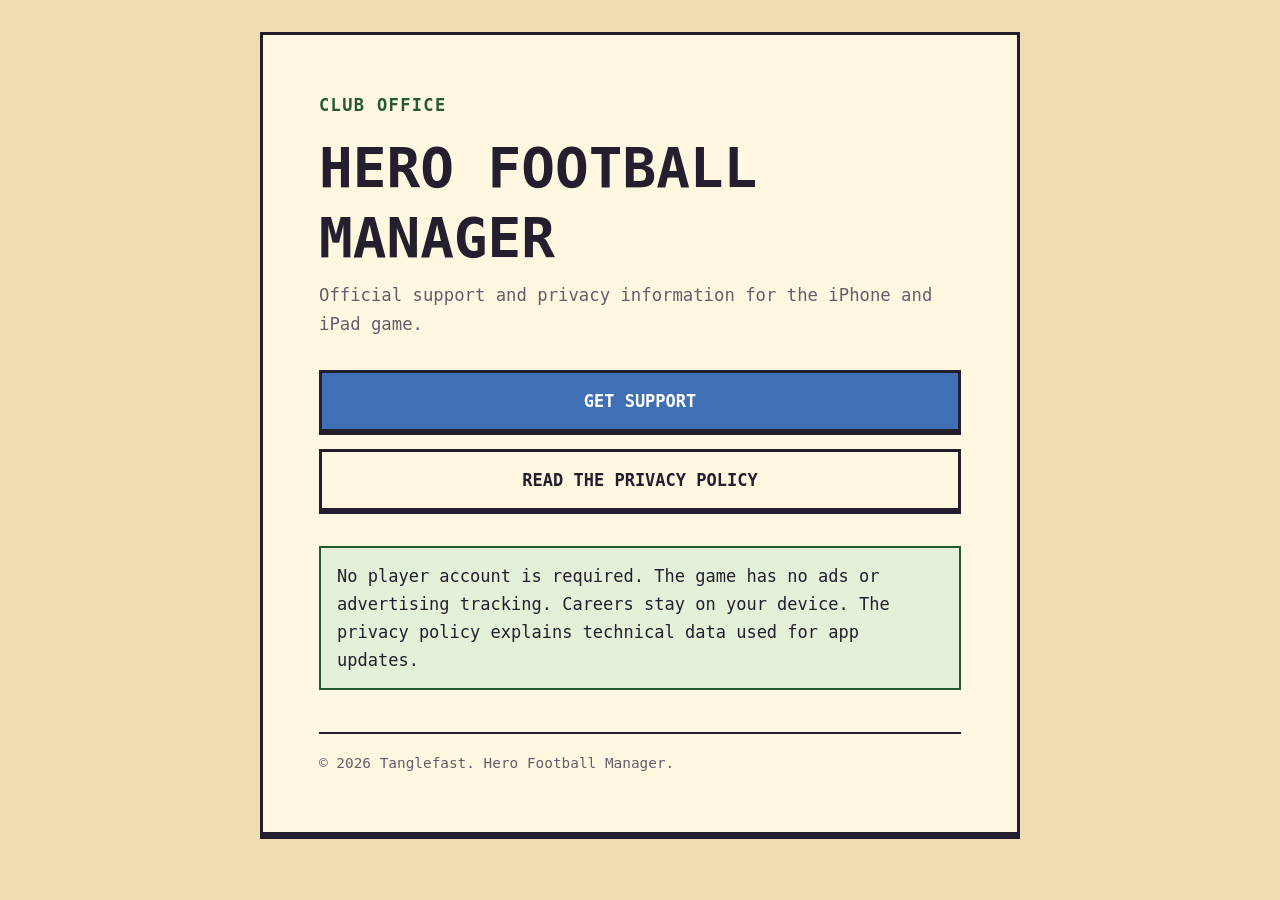
<file: index.html>
<!doctype html>
<html lang="en">
  <head>
    <meta charset="utf-8" />
    <meta name="viewport" content="width=device-width, initial-scale=1" />
    <meta name="description" content="Privacy and support for Hero Football Manager." />
    <title>Hero Football Manager — Support and Privacy</title>
    <link rel="stylesheet" href="styles.css" />
  </head>
  <body>
    <main>
      <p class="eyebrow">Club office</p>
      <h1>Hero Football Manager</h1>
      <p class="lede">Official support and privacy information for the iPhone and iPad game.</p>

      <nav class="actions" aria-label="Legal and support pages">
        <a class="button" href="support.html">Get support</a>
        <a class="button secondary" href="privacy.html">Read the privacy policy</a>
      </nav>

      <p class="note">No player account is required. The game has no ads or advertising tracking. Careers stay on your device. The privacy policy explains technical data used for app updates.</p>

      <footer>© 2026 Tanglefast. Hero Football Manager.</footer>
    </main>
  </body>
</html>
</file>
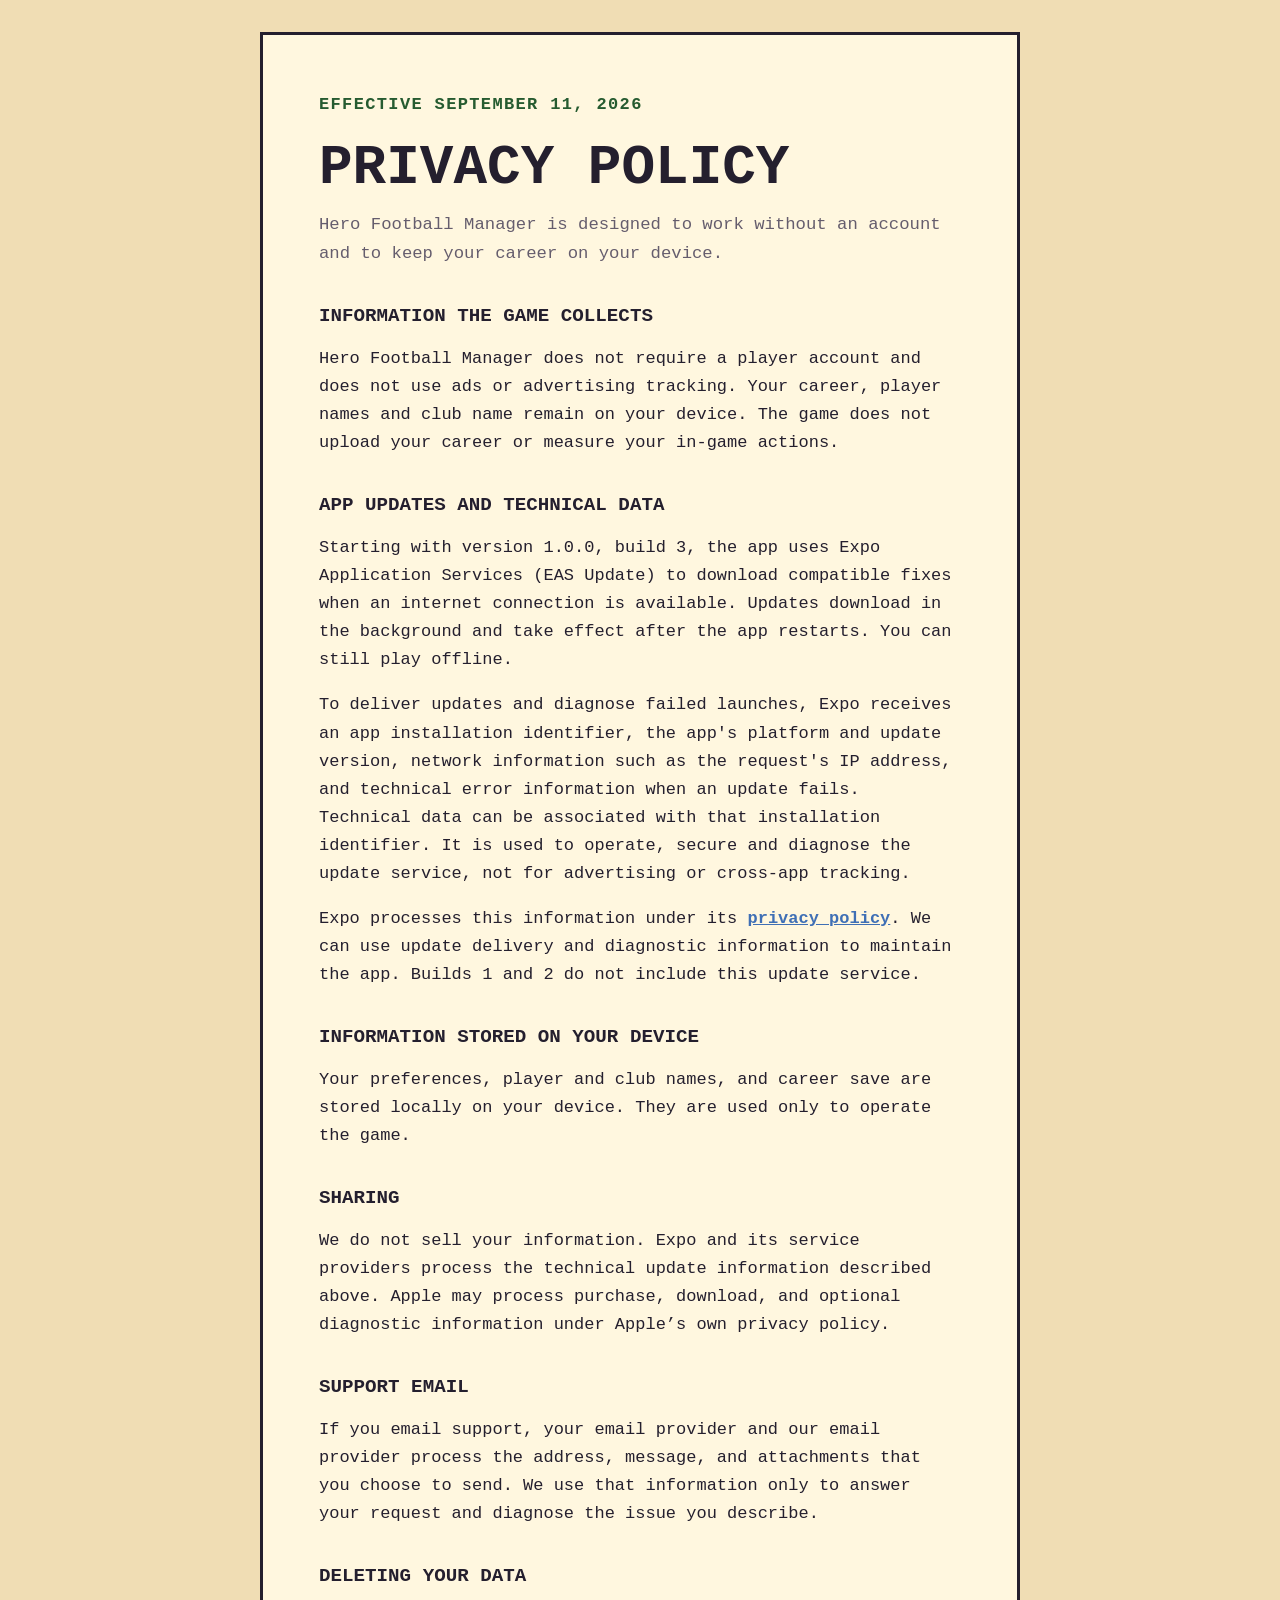
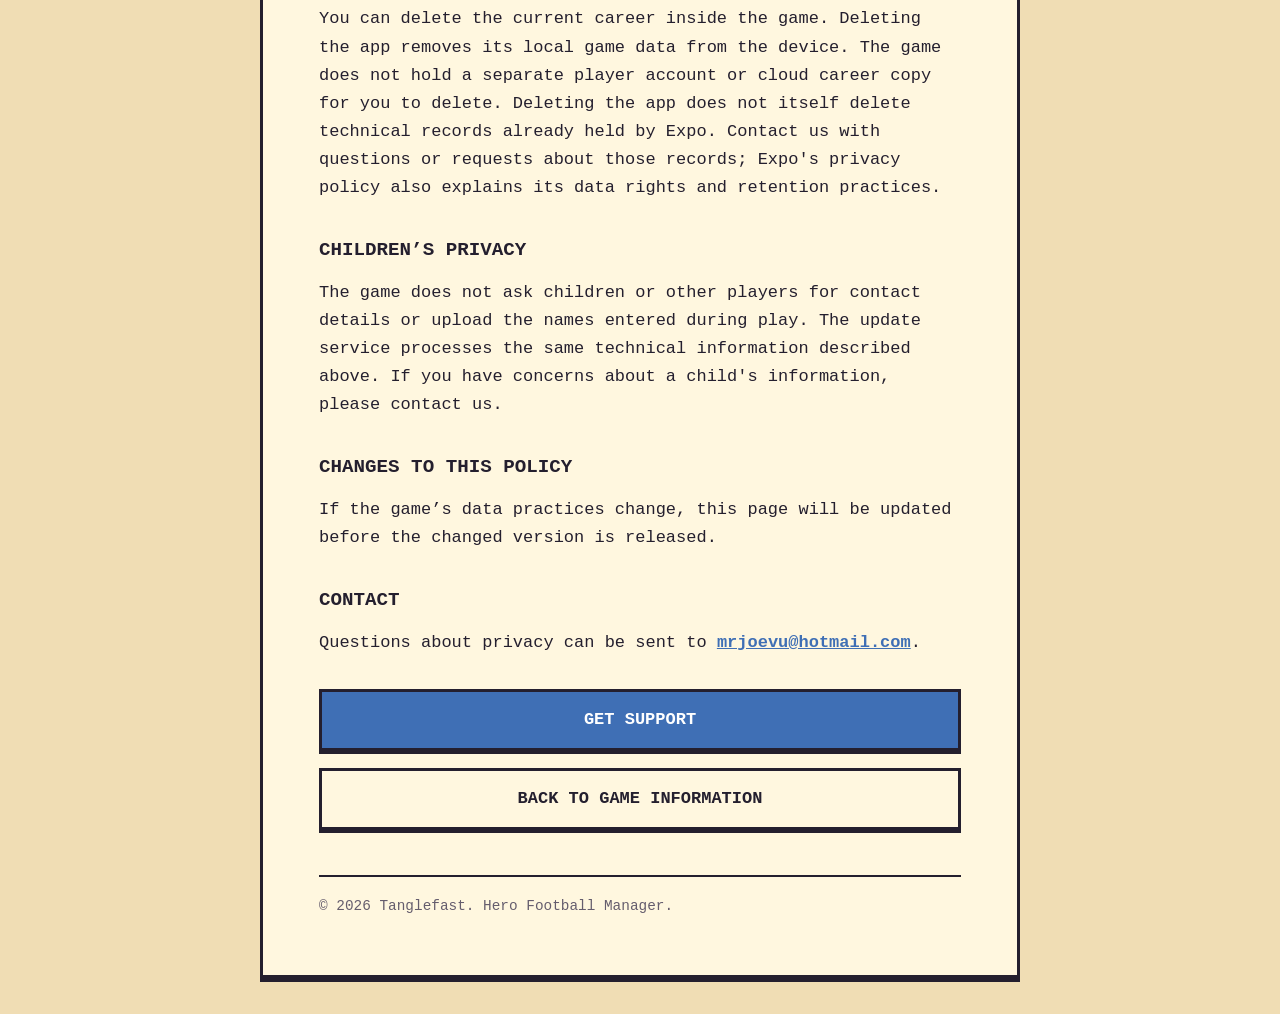
<file: privacy.html>
<!doctype html>
<html lang="en">
  <head>
    <meta charset="utf-8" />
    <meta name="viewport" content="width=device-width, initial-scale=1" />
    <meta name="description" content="Privacy policy for Hero Football Manager." />
    <title>Privacy Policy — Hero Football Manager</title>
    <link rel="stylesheet" href="styles.css" />
  </head>
  <body>
    <main>
      <p class="eyebrow">Effective September 11, 2026</p>
      <h1>Privacy Policy</h1>
      <p class="lede">Hero Football Manager is designed to work without an account and to keep your career on your device.</p>

      <h2>Information the game collects</h2>
      <p>Hero Football Manager does not require a player account and does not use ads or advertising tracking. Your career, player names and club name remain on your device. The game does not upload your career or measure your in-game actions.</p>

      <h2>App updates and technical data</h2>
      <p>Starting with version 1.0.0, build 3, the app uses Expo Application Services (EAS Update) to download compatible fixes when an internet connection is available. Updates download in the background and take effect after the app restarts. You can still play offline.</p>
      <p>To deliver updates and diagnose failed launches, Expo receives an app installation identifier, the app's platform and update version, network information such as the request's IP address, and technical error information when an update fails. Technical data can be associated with that installation identifier. It is used to operate, secure and diagnose the update service, not for advertising or cross-app tracking.</p>
      <p>Expo processes this information under its <a href="https://expo.dev/privacy">privacy policy</a>. We can use update delivery and diagnostic information to maintain the app. Builds 1 and 2 do not include this update service.</p>

      <h2>Information stored on your device</h2>
      <p>Your preferences, player and club names, and career save are stored locally on your device. They are used only to operate the game.</p>

      <h2>Sharing</h2>
      <p>We do not sell your information. Expo and its service providers process the technical update information described above. Apple may process purchase, download, and optional diagnostic information under Apple’s own privacy policy.</p>

      <h2>Support email</h2>
      <p>If you email support, your email provider and our email provider process the address, message, and attachments that you choose to send. We use that information only to answer your request and diagnose the issue you describe.</p>

      <h2>Deleting your data</h2>
      <p>You can delete the current career inside the game. Deleting the app removes its local game data from the device. The game does not hold a separate player account or cloud career copy for you to delete. Deleting the app does not itself delete technical records already held by Expo. Contact us with questions or requests about those records; Expo's privacy policy also explains its data rights and retention practices.</p>

      <h2>Children’s privacy</h2>
      <p>The game does not ask children or other players for contact details or upload the names entered during play. The update service processes the same technical information described above. If you have concerns about a child's information, please contact us.</p>

      <h2>Changes to this policy</h2>
      <p>If the game’s data practices change, this page will be updated before the changed version is released.</p>

      <h2>Contact</h2>
      <p>Questions about privacy can be sent to <a href="mailto:mrjoevu@hotmail.com?subject=Hero%20Football%20Manager%20privacy">mrjoevu@hotmail.com</a>.</p>

      <nav class="actions" aria-label="Page navigation">
        <a class="button" href="support.html">Get support</a>
        <a class="button secondary" href="index.html">Back to game information</a>
      </nav>

      <footer>© 2026 Tanglefast. Hero Football Manager.</footer>
    </main>
  </body>
</html>
</file>
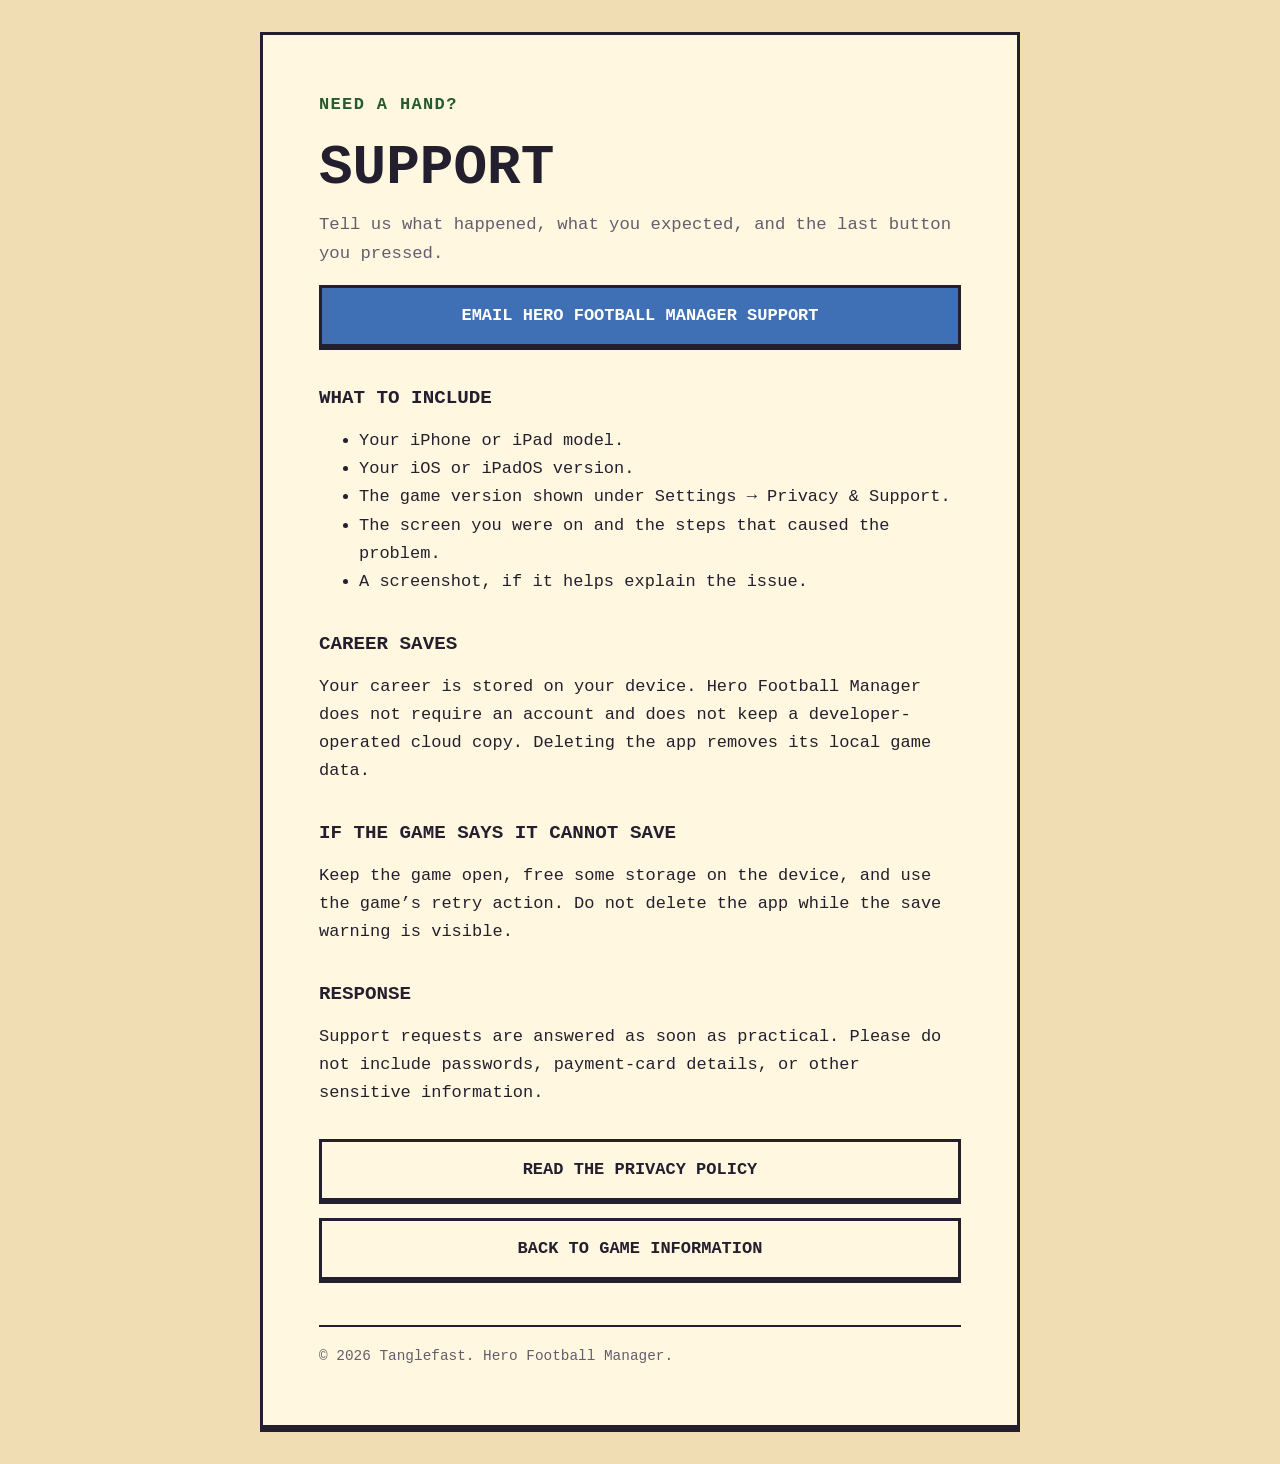
<file: support.html>
<!doctype html>
<html lang="en">
  <head>
    <meta charset="utf-8" />
    <meta name="viewport" content="width=device-width, initial-scale=1" />
    <meta name="description" content="Support for Hero Football Manager." />
    <title>Support — Hero Football Manager</title>
    <link rel="stylesheet" href="styles.css" />
  </head>
  <body>
    <main>
      <p class="eyebrow">Need a hand?</p>
      <h1>Support</h1>
      <p class="lede">Tell us what happened, what you expected, and the last button you pressed.</p>

      <a class="button" href="mailto:mrjoevu@hotmail.com?subject=Hero%20Football%20Manager%20support">Email Hero Football Manager support</a>

      <h2>What to include</h2>
      <ul>
        <li>Your iPhone or iPad model.</li>
        <li>Your iOS or iPadOS version.</li>
        <li>The game version shown under Settings → Privacy &amp; Support.</li>
        <li>The screen you were on and the steps that caused the problem.</li>
        <li>A screenshot, if it helps explain the issue.</li>
      </ul>

      <h2>Career saves</h2>
      <p>Your career is stored on your device. Hero Football Manager does not require an account and does not keep a developer-operated cloud copy. Deleting the app removes its local game data.</p>

      <h2>If the game says it cannot save</h2>
      <p>Keep the game open, free some storage on the device, and use the game’s retry action. Do not delete the app while the save warning is visible.</p>

      <h2>Response</h2>
      <p>Support requests are answered as soon as practical. Please do not include passwords, payment-card details, or other sensitive information.</p>

      <nav class="actions" aria-label="Page navigation">
        <a class="button secondary" href="privacy.html">Read the privacy policy</a>
        <a class="button secondary" href="index.html">Back to game information</a>
      </nav>

      <footer>© 2026 Tanglefast. Hero Football Manager.</footer>
    </main>
  </body>
</html>
</file>
<file: styles.css>
:root {
  color-scheme: light dark;
  --ink: #241f2e;
  --paper: #fff7df;
  --paper-dark: #f0ddb4;
  --blue: #3f6fb5;
  --gold: #d9912b;
  --pitch: #265b30;
  --muted: #655d6d;
}

* {
  box-sizing: border-box;
}

body {
  margin: 0;
  background: var(--paper-dark);
  color: var(--ink);
  font-family: ui-monospace, "SFMono-Regular", Menlo, Consolas, monospace;
  font-size: 17px;
  line-height: 1.65;
}

main {
  width: min(760px, calc(100% - 32px));
  margin: 32px auto;
  border: 3px solid var(--ink);
  border-bottom-width: 7px;
  background: var(--paper);
  padding: clamp(24px, 6vw, 56px);
}

h1,
h2 {
  line-height: 1.25;
  text-transform: uppercase;
}

h1 {
  margin: 0 0 8px;
  font-size: clamp(2rem, 8vw, 3.5rem);
}

h2 {
  margin-top: 2.25rem;
  font-size: 1.2rem;
}

p,
li {
  max-width: 68ch;
}

a {
  color: var(--blue);
  font-weight: 700;
}

a:focus-visible {
  outline: 4px solid var(--gold);
  outline-offset: 4px;
}

.eyebrow {
  margin: 0 0 14px;
  color: var(--pitch);
  font-weight: 800;
  letter-spacing: 0.08em;
  text-transform: uppercase;
}

.lede {
  margin-top: 0;
  color: var(--muted);
  font-size: 1.08rem;
}

.actions {
  display: grid;
  gap: 14px;
  margin: 32px 0;
}

.button {
  display: block;
  border: 3px solid var(--ink);
  border-bottom-width: 6px;
  background: var(--blue);
  color: white;
  padding: 14px 18px;
  text-align: center;
  text-decoration: none;
  text-transform: uppercase;
}

.button.secondary {
  background: var(--paper);
  color: var(--ink);
}

.note {
  border: 2px solid var(--pitch);
  background: #e4f1d8;
  padding: 14px 16px;
}

footer {
  margin-top: 42px;
  border-top: 2px solid var(--ink);
  padding-top: 18px;
  color: var(--muted);
  font-size: 0.9rem;
}

@media (prefers-color-scheme: dark) {
  :root {
    --ink: #f7efd9;
    --paper: #17131e;
    --paper-dark: #0d0b11;
    --blue: #8cb8ff;
    --gold: #ffc45f;
    --pitch: #94d69b;
    --muted: #c8bccd;
  }

  .button {
    color: #17131e;
  }

  .button.secondary {
    color: var(--ink);
  }

  .note {
    background: #14251a;
  }
}
</file>
